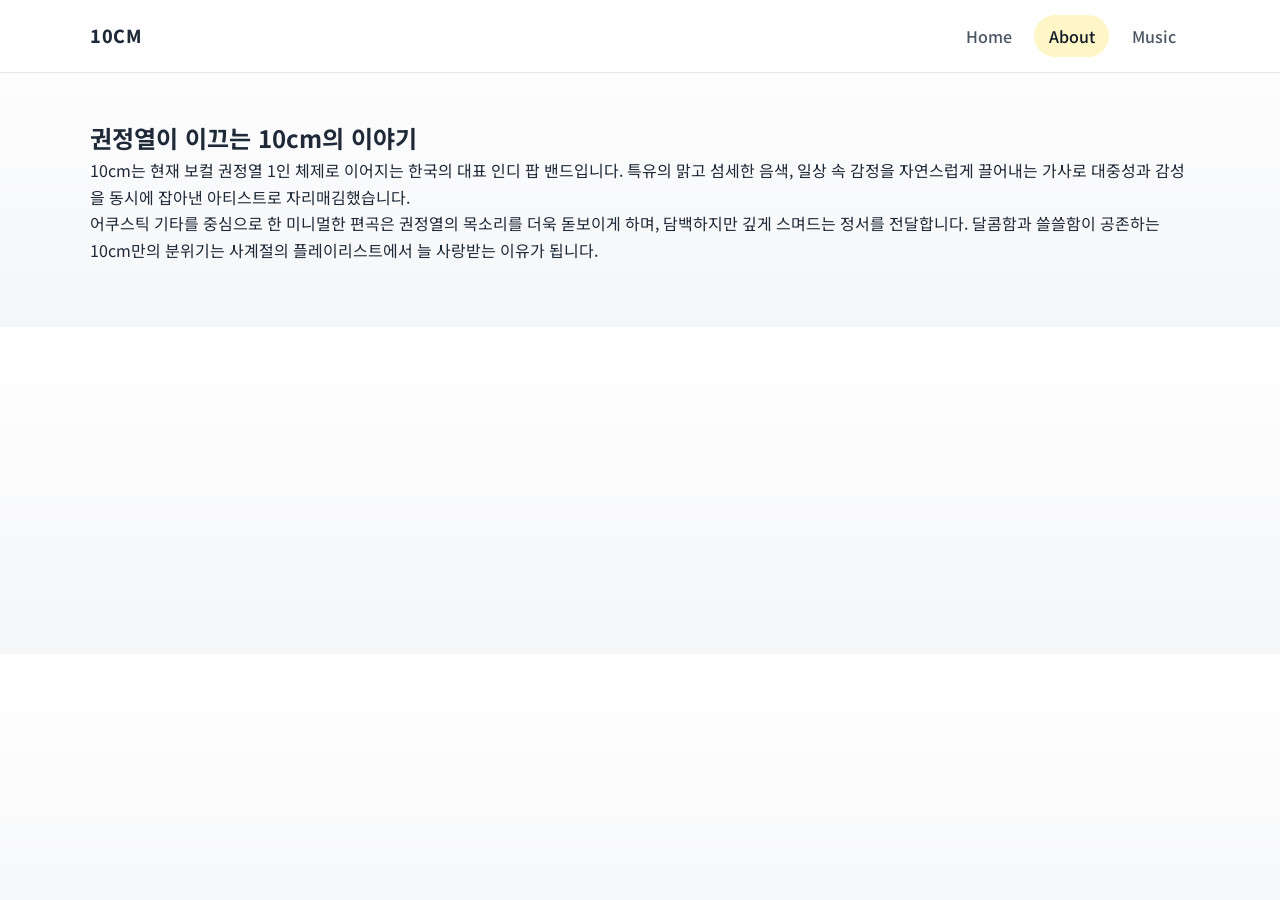
<file: about.html>
<!doctype html>
<html lang="ko">
  <head>
    <meta charset="UTF-8" />
    <meta name="viewport" content="width=device-width, initial-scale=1.0" />
    <title>10cm | About</title>
    <link rel="stylesheet" href="style.css" />
  </head>
  <body>
    <nav class="gnb">
      <div class="container gnb-inner">
        <a class="brand" href="index.html">10CM</a>
        <ul class="menu">
          <li><a href="index.html">Home</a></li>
          <li><a class="active" href="about.html">About</a></li>
          <li><a href="music.html">Music</a></li>
        </ul>
      </div>
    </nav>

    <main>
      <section class="container">
        <h1 class="page-title">권정열이 이끄는 10cm의 이야기</h1>
        <p class="lead">
          10cm는 현재 보컬 권정열 1인 체제로 이어지는 한국의 대표 인디 팝 밴드입니다. 특유의
          맑고 섬세한 음색, 일상 속 감정을 자연스럽게 끌어내는 가사로 대중성과 감성을 동시에
          잡아낸 아티스트로 자리매김했습니다.
        </p>
        <p class="lead">
          어쿠스틱 기타를 중심으로 한 미니멀한 편곡은 권정열의 목소리를 더욱 돋보이게 하며,
          담백하지만 깊게 스며드는 정서를 전달합니다. 달콤함과 쓸쓸함이 공존하는 10cm만의
          분위기는 사계절의 플레이리스트에서 늘 사랑받는 이유가 됩니다.
        </p>
      </section>
    </main>
  </body>
</html>
</file>
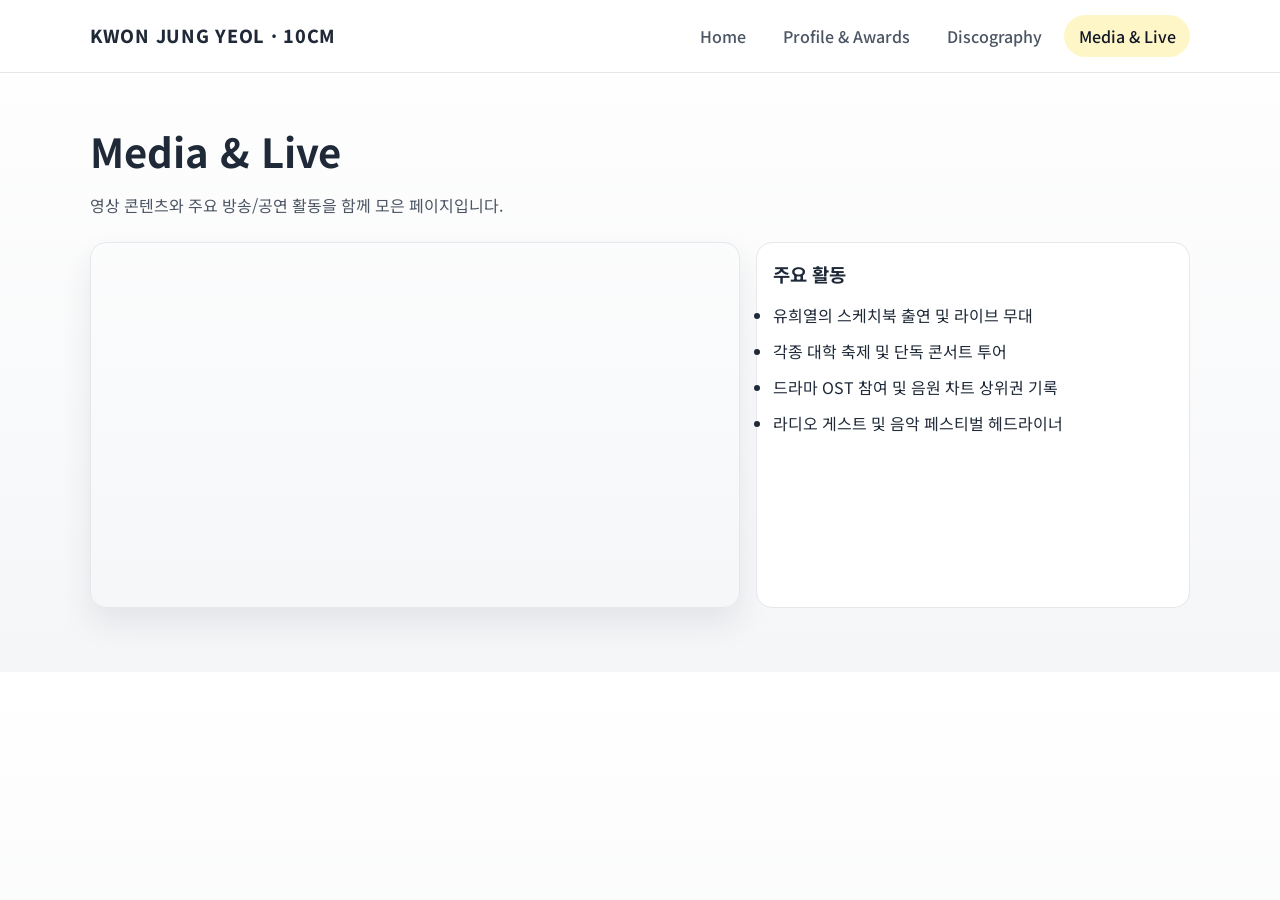
<file: media.html>
<!doctype html>
<html lang="ko">
  <head>
    <meta charset="UTF-8" />
    <meta name="viewport" content="width=device-width, initial-scale=1.0" />
    <title>권정열(10CM) 팬페이지 | Media & Live</title>
    <link rel="stylesheet" href="style.css" />
  </head>
  <body>
    <nav class="gnb">
      <div class="container gnb-inner">
        <a class="brand" href="index.html">KWON JUNG YEOL · 10CM</a>
        <ul class="menu">
          <li><a href="index.html">Home</a></li>
          <li><a href="profile.html">Profile &amp; Awards</a></li>
          <li><a href="albums.html">Discography</a></li>
          <li><a class="active" href="media.html">Media &amp; Live</a></li>
        </ul>
      </div>
    </nav>

    <main>
      <section class="container">
        <header class="page-head">
          <h1>Media &amp; Live</h1>
          <p>영상 콘텐츠와 주요 방송/공연 활동을 함께 모은 페이지입니다.</p>
        </header>

        <div class="media-layout">
          <div class="video-wrap">
            <iframe
              src="https://www.youtube.com/embed/gwgtU7sT0VE?si=jyOujuM1o8Ng1ac4"
              title="10CM 라이브 영상"
              allow="accelerometer; autoplay; clipboard-write; encrypted-media; gyroscope; picture-in-picture; web-share"
              allowfullscreen
            ></iframe>
          </div>
          <aside class="activity">
            <h3>주요 활동</h3>
            <ul>
              <li>유희열의 스케치북 출연 및 라이브 무대</li>
              <li>각종 대학 축제 및 단독 콘서트 투어</li>
              <li>드라마 OST 참여 및 음원 차트 상위권 기록</li>
              <li>라디오 게스트 및 음악 페스티벌 헤드라이너</li>
            </ul>
          </aside>
        </div>
      </section>
    </main>
  </body>
</html>
</file>
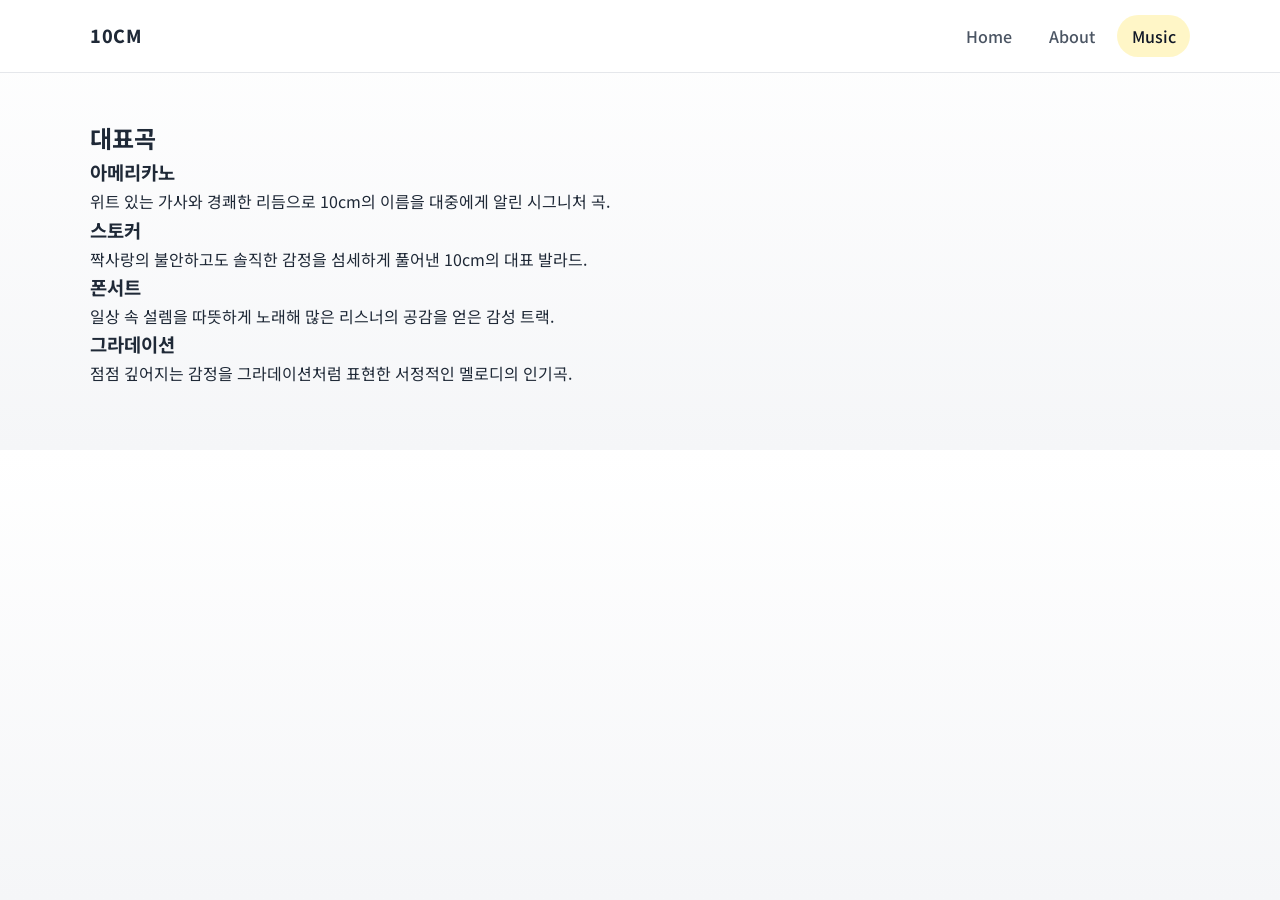
<file: music.html>
<!doctype html>
<html lang="ko">
  <head>
    <meta charset="UTF-8" />
    <meta name="viewport" content="width=device-width, initial-scale=1.0" />
    <title>10cm | Music</title>
    <link rel="stylesheet" href="style.css" />
  </head>
  <body>
    <nav class="gnb">
      <div class="container gnb-inner">
        <a class="brand" href="index.html">10CM</a>
        <ul class="menu">
          <li><a href="index.html">Home</a></li>
          <li><a href="about.html">About</a></li>
          <li><a class="active" href="music.html">Music</a></li>
        </ul>
      </div>
    </nav>

    <main>
      <section class="container">
        <h1 class="page-title">대표곡</h1>
        <div class="music-grid">
          <article class="song-card">
            <h3>아메리카노</h3>
            <p>위트 있는 가사와 경쾌한 리듬으로 10cm의 이름을 대중에게 알린 시그니처 곡.</p>
          </article>
          <article class="song-card">
            <h3>스토커</h3>
            <p>짝사랑의 불안하고도 솔직한 감정을 섬세하게 풀어낸 10cm의 대표 발라드.</p>
          </article>
          <article class="song-card">
            <h3>폰서트</h3>
            <p>일상 속 설렘을 따뜻하게 노래해 많은 리스너의 공감을 얻은 감성 트랙.</p>
          </article>
          <article class="song-card">
            <h3>그라데이션</h3>
            <p>점점 깊어지는 감정을 그라데이션처럼 표현한 서정적인 멜로디의 인기곡.</p>
          </article>
        </div>
      </section>
    </main>
  </body>
</html>
</file>
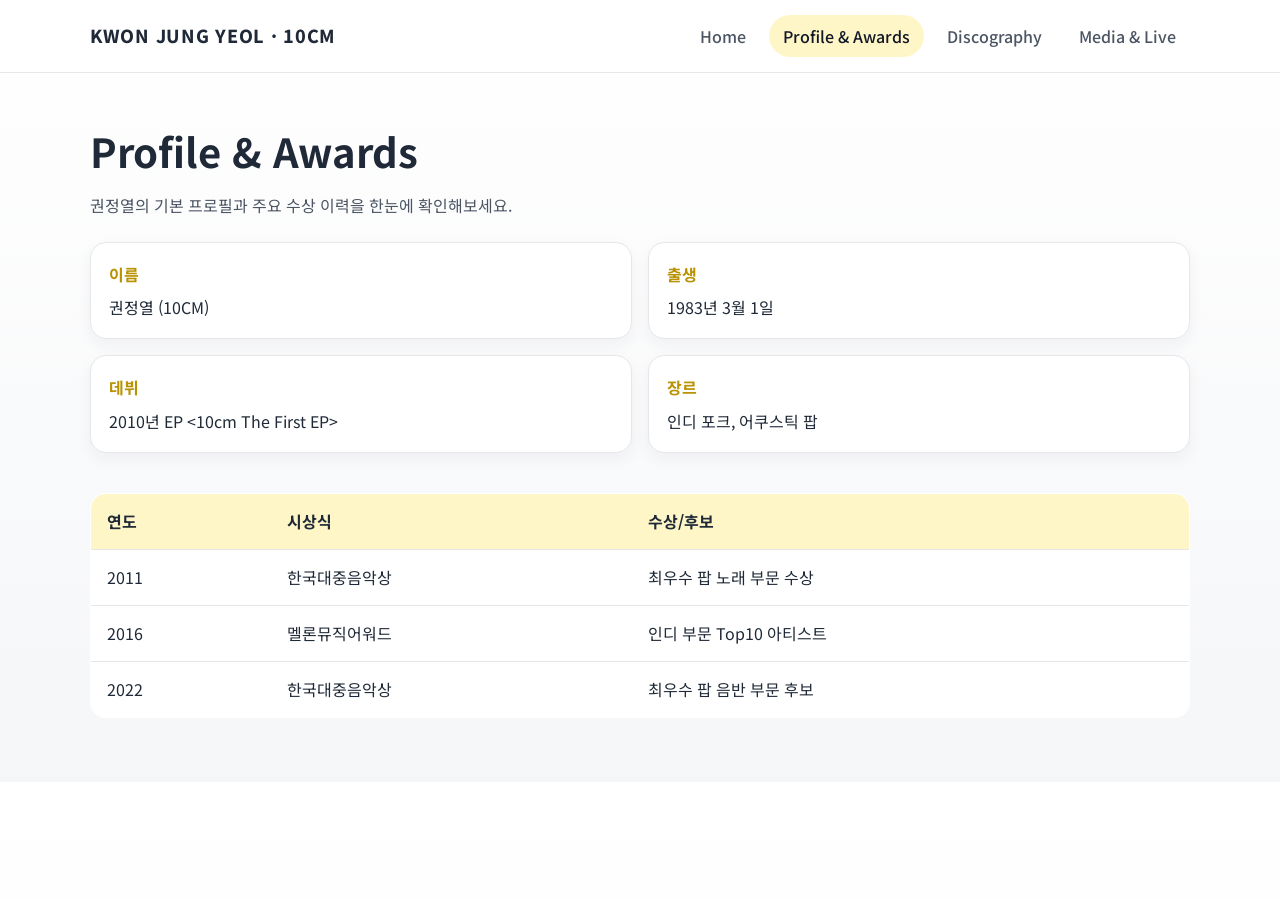
<file: profile.html>
<!doctype html>
<html lang="ko">
  <head>
    <meta charset="UTF-8" />
    <meta name="viewport" content="width=device-width, initial-scale=1.0" />
    <title>권정열(10CM) 팬페이지 | Profile & Awards</title>
    <link rel="stylesheet" href="style.css" />
  </head>
  <body>
    <nav class="gnb">
      <div class="container gnb-inner">
        <a class="brand" href="index.html">KWON JUNG YEOL · 10CM</a>
        <ul class="menu">
          <li><a href="index.html">Home</a></li>
          <li><a class="active" href="profile.html">Profile &amp; Awards</a></li>
          <li><a href="albums.html">Discography</a></li>
          <li><a href="media.html">Media &amp; Live</a></li>
        </ul>
      </div>
    </nav>

    <main>
      <section class="container">
        <header class="page-head">
          <h1>Profile &amp; Awards</h1>
          <p>권정열의 기본 프로필과 주요 수상 이력을 한눈에 확인해보세요.</p>
        </header>

        <div class="card-grid">
          <article class="card"><h3>이름</h3><p>권정열 (10CM)</p></article>
          <article class="card"><h3>출생</h3><p>1983년 3월 1일</p></article>
          <article class="card"><h3>데뷔</h3><p>2010년 EP &lt;10cm The First EP&gt;</p></article>
          <article class="card"><h3>장르</h3><p>인디 포크, 어쿠스틱 팝</p></article>
        </div>

        <table class="awards-table">
          <thead>
            <tr>
              <th>연도</th>
              <th>시상식</th>
              <th>수상/후보</th>
            </tr>
          </thead>
          <tbody>
            <tr>
              <td>2011</td>
              <td>한국대중음악상</td>
              <td>최우수 팝 노래 부문 수상</td>
            </tr>
            <tr>
              <td>2016</td>
              <td>멜론뮤직어워드</td>
              <td>인디 부문 Top10 아티스트</td>
            </tr>
            <tr>
              <td>2022</td>
              <td>한국대중음악상</td>
              <td>최우수 팝 음반 부문 후보</td>
            </tr>
          </tbody>
        </table>
      </section>
    </main>
  </body>
</html>
</file>
<file: style.css>
@import url('https://fonts.googleapis.com/css2?family=Noto+Sans+KR:wght@300;400;500;700;800&display=swap');

:root {
  --accent: #ffd700;
  --accent-deep: #e5ba00;
  --text: #1f2937;
  --text-muted: #4b5563;
  --white: #ffffff;
  --light: #f5f6f8;
  --line: #e5e7eb;
  --shadow: 0 16px 32px rgba(31, 41, 55, 0.09);
}

* {
  box-sizing: border-box;
  margin: 0;
  padding: 0;
}

body {
  font-family: 'Noto Sans KR', system-ui, -apple-system, BlinkMacSystemFont, 'Segoe UI', sans-serif;
  color: var(--text);
  background: linear-gradient(180deg, var(--white), var(--light));
  line-height: 1.65;
}

a {
  color: inherit;
  text-decoration: none;
}

img {
  max-width: 100%;
  display: block;
}

.container {
  width: min(1100px, 92%);
  margin: 0 auto;
}

.gnb {
  position: sticky;
  top: 0;
  z-index: 1000;
  border-bottom: 1px solid var(--line);
  background: rgba(255, 255, 255, 0.94);
  backdrop-filter: blur(10px);
}

.gnb-inner {
  min-height: 72px;
  display: flex;
  align-items: center;
  justify-content: space-between;
  gap: 1rem;
}

.brand {
  font-weight: 800;
  font-size: 1.12rem;
  letter-spacing: 0.04em;
}

.menu {
  display: flex;
  list-style: none;
  gap: 0.5rem;
}

.menu a {
  display: inline-block;
  padding: 0.5rem 0.9rem;
  border-radius: 999px;
  color: var(--text-muted);
  font-weight: 500;
  transition: all 0.2s ease;
}

.menu a:hover,
.menu a.active {
  background: rgba(255, 215, 0, 0.22);
  color: #111827;
}

main {
  padding: 2.8rem 0 4rem;
}

.hero {
  display: grid;
  gap: 1.8rem;
}

.hero-copy {
  text-align: center;
  display: grid;
  gap: 0.8rem;
}

.hero-copy p {
  color: var(--text-muted);
}

.hero h1 {
  font-size: clamp(1.8rem, 5vw, 3.25rem);
  line-height: 1.24;
  letter-spacing: -0.02em;
}

.accent {
  color: #b89200;
}

.hero-media {
  border-radius: 24px;
  overflow: hidden;
  box-shadow: var(--shadow);
  border: 1px solid var(--line);
}

.page-head {
  margin-bottom: 1.5rem;
}

.page-head h1 {
  font-size: clamp(1.6rem, 4vw, 2.5rem);
  margin-bottom: 0.5rem;
}

.page-head p {
  color: var(--text-muted);
}

.card-grid {
  display: grid;
  grid-template-columns: repeat(2, minmax(0, 1fr));
  gap: 1rem;
  margin-bottom: 2.5rem;
}

.card {
  background: var(--white);
  border: 1px solid var(--line);
  border-radius: 16px;
  padding: 1.1rem;
  box-shadow: 0 6px 16px rgba(31, 41, 55, 0.05);
}

.card h3 {
  font-size: 1rem;
  color: #b89200;
  margin-bottom: 0.45rem;
}

.awards-table {
  width: 100%;
  border-collapse: collapse;
  background: var(--white);
  border-radius: 16px;
  overflow: hidden;
  border: 1px solid var(--line);
}

.awards-table th,
.awards-table td {
  padding: 0.9rem 1rem;
  border-bottom: 1px solid var(--line);
  text-align: left;
}

.awards-table th {
  background: rgba(255, 215, 0, 0.22);
}

.album-grid {
  display: grid;
  grid-template-columns: repeat(3, minmax(0, 1fr));
  gap: 1rem;
}

.album-card {
  background: var(--white);
  border: 1px solid var(--line);
  border-radius: 18px;
  overflow: hidden;
  box-shadow: 0 10px 18px rgba(31, 41, 55, 0.06);
}

.album-card img {
  aspect-ratio: 1 / 1;
  object-fit: cover;
}

.album-meta {
  padding: 0.9rem;
}

.album-meta p {
  color: var(--text-muted);
  font-size: 0.95rem;
}

.song-list {
  margin-top: 2rem;
  display: flex;
  flex-wrap: wrap;
  gap: 0.6rem;
}

.song-list li {
  list-style: none;
  padding: 0.45rem 0.8rem;
  border-radius: 999px;
  border: 1px solid #f5d54b;
  background: #fff9dc;
  font-size: 0.92rem;
}

.media-layout {
  display: grid;
  grid-template-columns: 1.5fr 1fr;
  gap: 1rem;
}

.video-wrap {
  border-radius: 16px;
  overflow: hidden;
  border: 1px solid var(--line);
  box-shadow: var(--shadow);
  aspect-ratio: 16 / 9;
}

.video-wrap iframe {
  width: 100%;
  height: 100%;
  border: 0;
}

.activity {
  background: var(--white);
  border-radius: 16px;
  border: 1px solid var(--line);
  padding: 1rem;
}

.activity h3 {
  margin-bottom: 0.75rem;
}

.activity li + li {
  margin-top: 0.6rem;
}

@media (max-width: 900px) {
  .album-grid {
    grid-template-columns: repeat(2, minmax(0, 1fr));
  }

  .media-layout {
    grid-template-columns: 1fr;
  }
}

@media (max-width: 640px) {
  .gnb-inner {
    min-height: auto;
    flex-direction: column;
    justify-content: center;
    padding: 0.8rem 0;
  }

  .menu {
    flex-wrap: wrap;
    justify-content: center;
  }

  main {
    padding-top: 2rem;
  }

  .card-grid,
  .album-grid {
    grid-template-columns: 1fr;
  }

  .awards-table {
    font-size: 0.92rem;
  }
}
</file>
